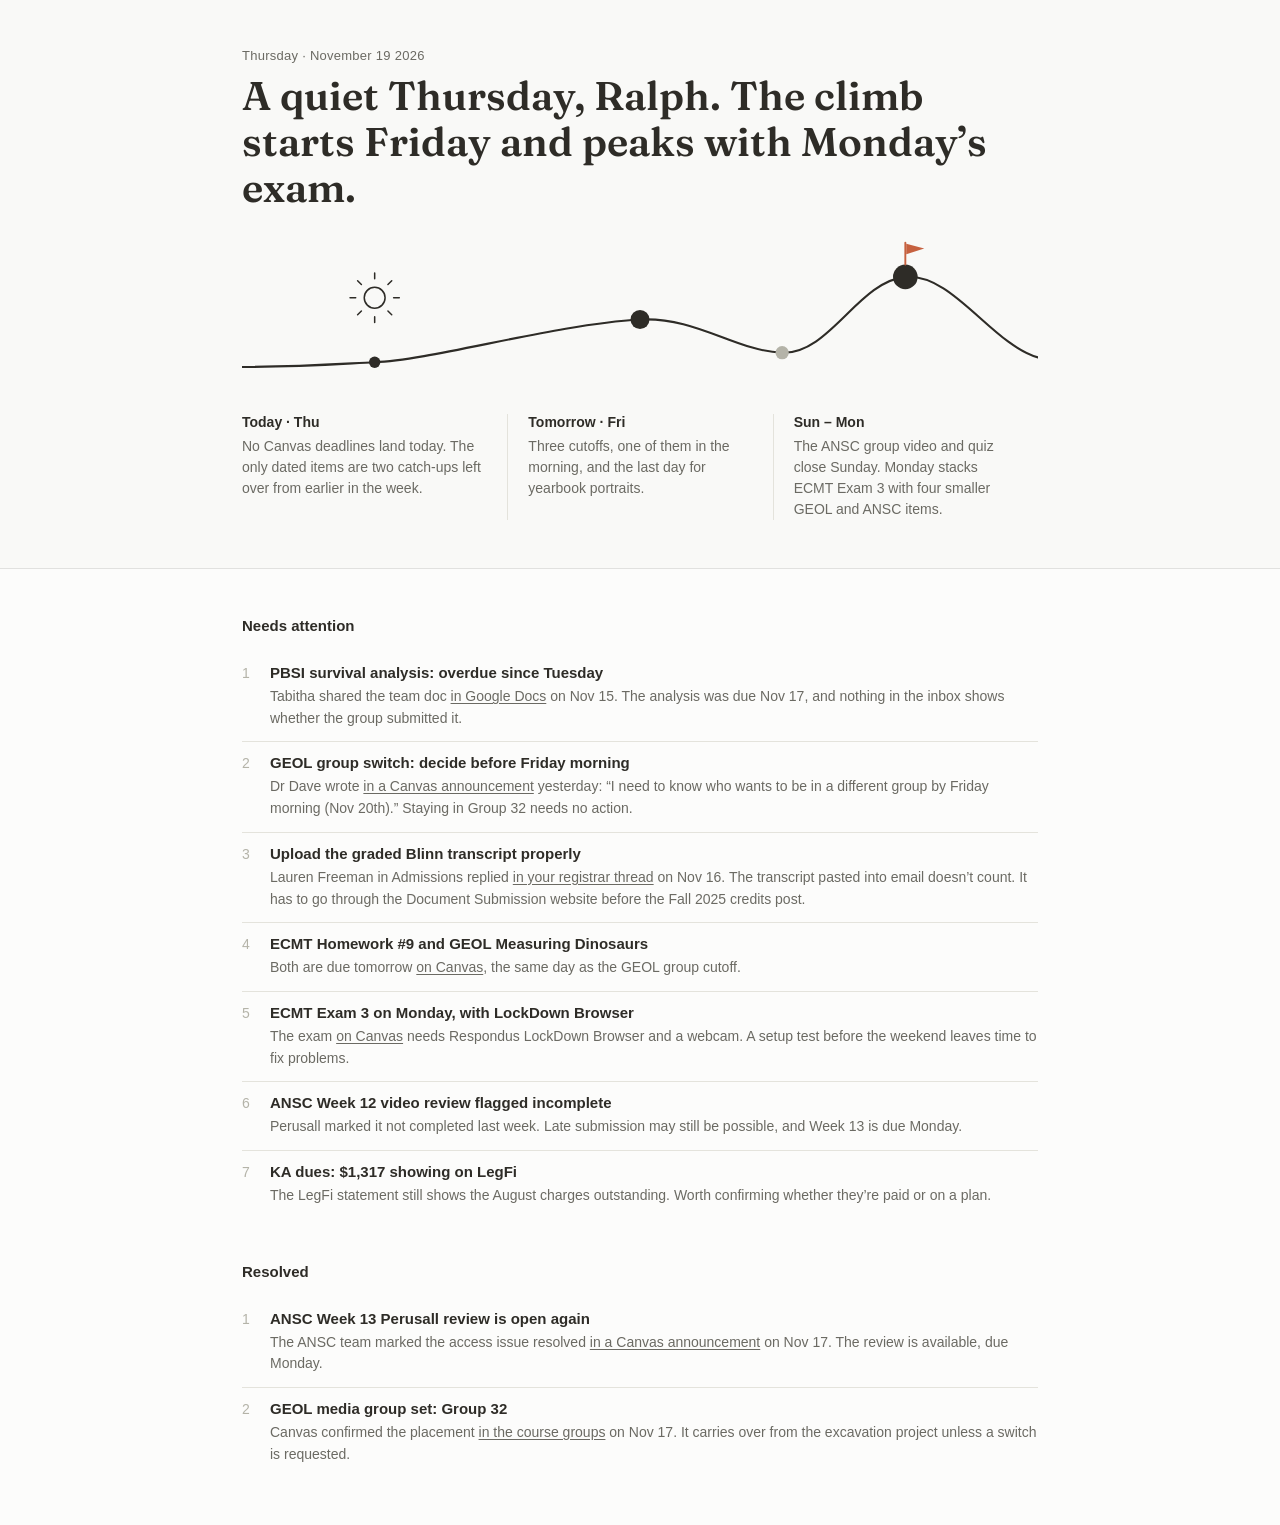
<file: briefs/2026-11-19.html>
<!DOCTYPE html>
<html lang="en">
<head>
<meta charset="utf-8">
<meta name="viewport" content="width=device-width, initial-scale=1">
<title>Morning Brief</title>
<style>
@font-face{font-family:"Fraunces";font-weight:600;font-style:normal;src:url([data-uri]) format("woff2");}
:root{--bg:#FCFCFB;--wash:#F9F9F7;--ink:#2E2C27;--soft:#6B6A63;--grey:#B4B3A8;--hair:#E4E3DC;--clay:#C6613F;}
*{box-sizing:border-box}
body{margin:0;background:var(--bg);color:var(--ink);font-family:-apple-system,"Segoe UI",sans-serif;-webkit-font-smoothing:antialiased}
.band{width:100%}
.top{background:var(--wash);border-bottom:1px solid #E1E1DF}
.inner{max-width:860px;margin:0 auto;padding:48px 32px}
.date{font-size:13px;color:var(--soft);letter-spacing:.02em;margin:0 0 10px}
h1{font-family:"Fraunces",Georgia,serif;font-weight:600;font-size:40px;line-height:1.15;margin:0 0 28px;color:var(--ink)}
svg{display:block;width:100%;height:auto}
.acts{display:grid;grid-template-columns:repeat(3,1fr);margin-top:14px}
.act{padding:0 20px;border-left:1px solid var(--hair)}
.act:first-child{border-left:none;padding-left:0}
.act b{display:block;font-size:14px;margin-bottom:6px;color:var(--ink)}
.act p{margin:0;font-size:14px;line-height:1.5;color:var(--soft)}
h2{font-size:15px;font-weight:600;margin:0 0 18px;color:var(--ink)}
section+section{margin-top:44px}
ol{list-style:none;margin:0;padding:0}
li{display:grid;grid-template-columns:28px 1fr;padding:12px 0;border-top:1px solid var(--hair)}
li:first-child{border-top:none}
.n{color:var(--grey);font-size:14px;padding-top:1px}
.t{font-weight:600;font-size:15px;color:var(--ink);text-decoration:none}
a.t:hover{text-decoration:underline}
.s{margin:4px 0 0;font-size:14px;line-height:1.55;color:var(--soft)}
.s a{color:var(--soft);text-decoration:underline;text-underline-offset:2px}
@media (max-width:640px){
 .inner{padding:36px 18px}
 h1{font-size:30px}
 .acts{grid-template-columns:1fr}
 .act{border-left:none;border-top:1px solid var(--hair);padding:14px 0}
 .act:first-child{border-top:none;padding-top:0}
}
</style>
</head>
<body>
<div class="band top"><div class="inner">
<p class="date">Thursday · November 19 2026</p>
<h1>A quiet Thursday, Ralph. The climb starts Friday and peaks with Monday’s exam.</h1>
<svg viewBox="0 0 840 170" role="img" aria-label="Workload terrain: flat today, rising Friday, peaking Monday">
 <!-- sun over today -->
 <g stroke="#2E2C27" stroke-width="1.6" fill="none" stroke-linecap="round">
  <circle cx="140" cy="62" r="11"/>
  <path d="M140 42v-6M140 82v6M120 62h-6M160 62h6M126 48l-4-4M154 48l4-4M126 76l-4 4M154 76l4 4"/>
 </g>
 <path d="M0,135 C60,135 100,132 140,130 C200,128 330,90 420,85 C480,82 520,118 570,120 C620,122 650,45 700,40 C750,36 790,110 840,125" fill="none" stroke="#2E2C27" stroke-width="2.2" stroke-linecap="round"/>
 <circle cx="140" cy="130" r="6" fill="#2E2C27"/>
 <circle cx="420" cy="85" r="10" fill="#2E2C27"/>
 <circle cx="570" cy="120" r="7" fill="#B4B3A8"/>
 <circle cx="700" cy="40" r="13" fill="#2E2C27"/>
 <!-- clay deadline flag on Monday's exam -->
 <path d="M700 27V4" stroke="#C6613F" stroke-width="2" stroke-linecap="round"/>
 <path d="M701 5 L720 10 L701 16 Z" fill="#C6613F"/>
</svg>
<div class="acts">
 <div class="act"><b>Today · Thu</b><p>No Canvas deadlines land today. The only dated items are two catch-ups left over from earlier in the week.</p></div>
 <div class="act"><b>Tomorrow · Fri</b><p>Three cutoffs, one of them in the morning, and the last day for yearbook portraits.</p></div>
 <div class="act"><b>Sun – Mon</b><p>The ANSC group video and quiz close Sunday. Monday stacks ECMT Exam 3 with four smaller GEOL and ANSC items.</p></div>
</div>
</div></div>

<div class="band"><div class="inner">
<section>
<h2>Needs attention</h2>
<ol>
 <li><span class="n">1</span><div><a class="t" href="https://mail.google.com/mail/?authuser=ralphfarah2006@tamu.edu#all/thread-f:1881949364998928633">PBSI survival analysis: overdue since Tuesday</a>
 <p class="s">Tabitha shared the team doc <a href="https://mail.google.com/mail/?authuser=ralphfarah2006@tamu.edu#all/thread-f:1881949364998928633">in Google Docs</a> on Nov 15. The analysis was due Nov 17, and nothing in the inbox shows whether the group submitted it.</p></div></li>
 <li><span class="n">2</span><div><a class="t" href="https://canvas.tamu.edu/courses/476986/announcements/2206540">GEOL group switch: decide before Friday morning</a>
 <p class="s">Dr Dave wrote <a href="https://canvas.tamu.edu/courses/476986/announcements/2206540">in a Canvas announcement</a> yesterday: “I need to know who wants to be in a different group by Friday morning (Nov 20th).” Staying in Group 32 needs no action.</p></div></li>
 <li><span class="n">3</span><div><a class="t" href="https://mail.google.com/mail/?authuser=ralphfarah2006@tamu.edu#all/thread-a:r-1956527431021749635">Upload the graded Blinn transcript properly</a>
 <p class="s">Lauren Freeman in Admissions replied <a href="https://mail.google.com/mail/?authuser=ralphfarah2006@tamu.edu#all/thread-a:r-1956527431021749635">in your registrar thread</a> on Nov 16. The transcript pasted into email doesn’t count. It has to go through the Document Submission website before the Fall 2025 credits post.</p></div></li>
 <li><span class="n">4</span><div><a class="t" href="https://canvas.tamu.edu/calendar?include_contexts=course_485160&amp;month=11&amp;year=2026#assignment_3184824">ECMT Homework #9 and GEOL Measuring Dinosaurs</a>
 <p class="s">Both are due tomorrow <a href="https://canvas.tamu.edu/calendar?include_contexts=course_485160&amp;month=11&amp;year=2026#assignment_3184824">on Canvas</a>, the same day as the GEOL group cutoff.</p></div></li>
 <li><span class="n">5</span><div><a class="t" href="https://canvas.tamu.edu/calendar?include_contexts=course_485160&amp;month=11&amp;year=2026#assignment_3184807">ECMT Exam 3 on Monday, with LockDown Browser</a>
 <p class="s">The exam <a href="https://canvas.tamu.edu/calendar?include_contexts=course_485160&amp;month=11&amp;year=2026#assignment_3184807">on Canvas</a> needs Respondus LockDown Browser and a webcam. A setup test before the weekend leaves time to fix problems.</p></div></li>
 <li><span class="n">6</span><div><span class="t">ANSC Week 12 video review flagged incomplete</span>
 <p class="s">Perusall marked it not completed last week. Late submission may still be possible, and Week 13 is due Monday.</p></div></li>
 <li><span class="n">7</span><div><span class="t">KA dues: $1,317 showing on LegFi</span>
 <p class="s">The LegFi statement still shows the August charges outstanding. Worth confirming whether they’re paid or on a plan.</p></div></li>
</ol>
</section>
<section>
<h2>Resolved</h2>
<ol>
 <li><span class="n">1</span><div><a class="t" href="https://mail.google.com/mail/?authuser=ralphfarah2006@tamu.edu#all/thread-f:1882126717543285914">ANSC Week 13 Perusall review is open again</a>
 <p class="s">The ANSC team marked the access issue resolved <a href="https://mail.google.com/mail/?authuser=ralphfarah2006@tamu.edu#all/thread-f:1882126717543285914">in a Canvas announcement</a> on Nov 17. The review is available, due Monday.</p></div></li>
 <li><span class="n">2</span><div><a class="t" href="https://canvas.tamu.edu/courses/476986/groups/626062">GEOL media group set: Group 32</a>
 <p class="s">Canvas confirmed the placement <a href="https://canvas.tamu.edu/courses/476986/groups/626062">in the course groups</a> on Nov 17. It carries over from the excavation project unless a switch is requested.</p></div></li>
</ol>
</section>
</div></div>
</body>
</html>
</file>
